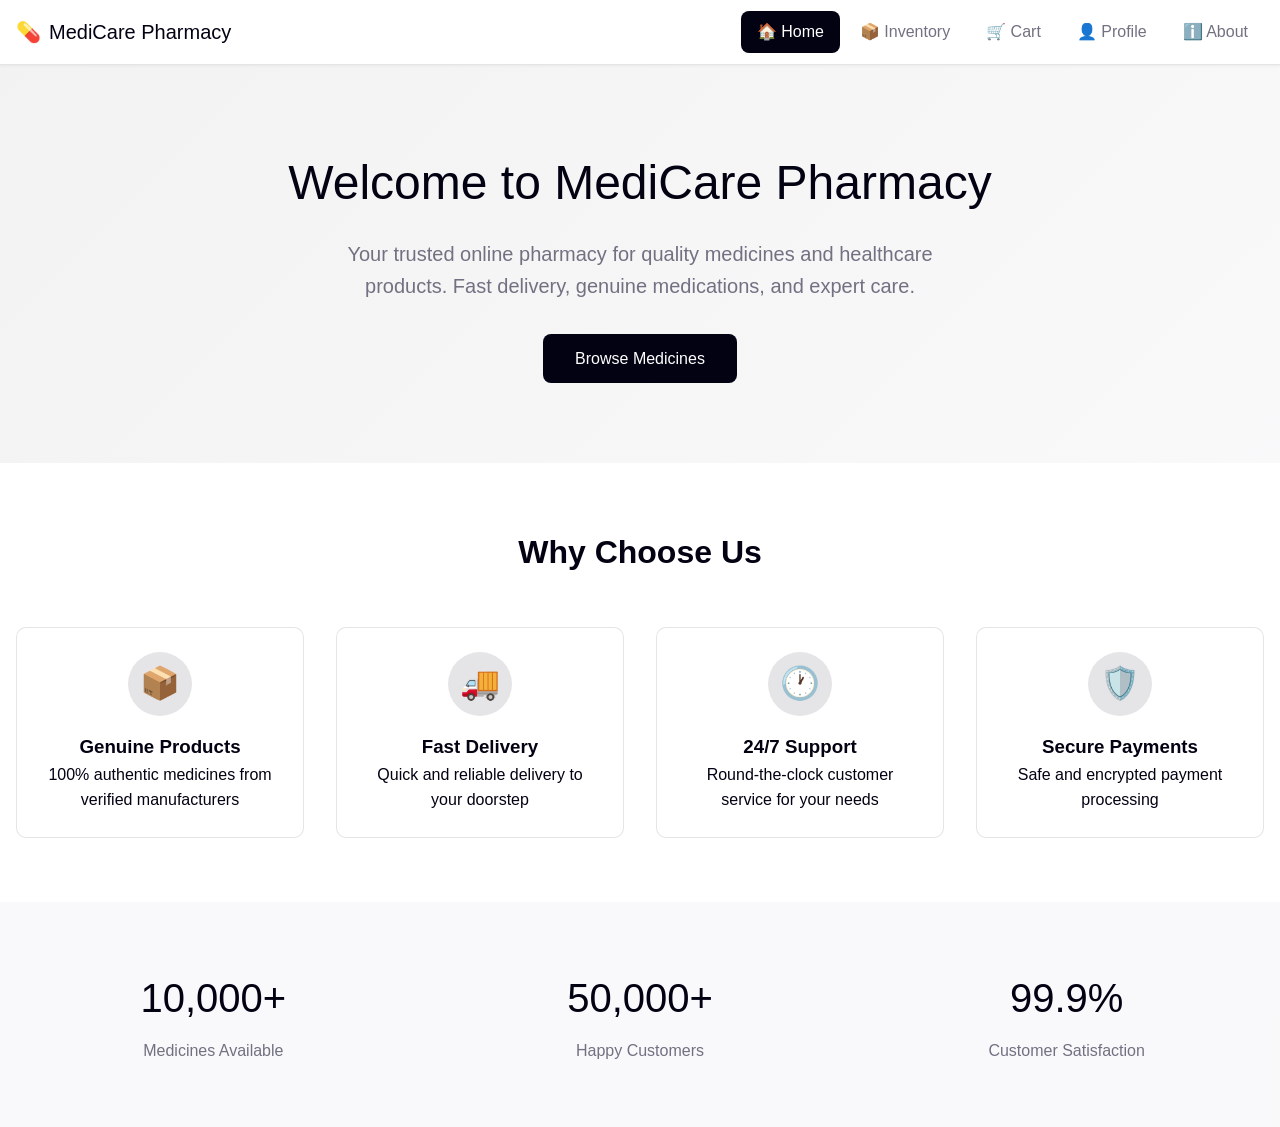
<file: index.html>
<!DOCTYPE html>
<html lang="en">
<head>
    <meta charset="UTF-8">
    <meta name="viewport" content="width=device-width, initial-scale=1.0">
    <title>MediCare Pharmacy - Home</title>
    <link rel="stylesheet" href="style.css">
</head>
<body>
    <nav>
        <div class="nav-container">
            <a href="index.html" class="logo">
                <span>💊</span>
                <span>MediCare Pharmacy</span>
            </a>
            <ul class="nav-links">
                <li><a href="index.html" class="active">🏠 Home</a></li>
                <li><a href="inventory.html">📦 Inventory</a></li>
                <li><a href="cart.html" style="position: relative;">
                    🛒 Cart
                    <span class="cart-badge" id="cartBadge" style="display: none;">0</span>
                </a></li>
                <li><a href="profile.html">👤 Profile</a></li>
                <li><a href="about.html">ℹ️ About</a></li>
            </ul>
        </div>
    </nav>

    <section class="hero">
        <h1>Welcome to MediCare Pharmacy</h1>
        <p>Your trusted online pharmacy for quality medicines and healthcare products. Fast delivery, genuine medications, and expert care.</p>
        <a href="inventory.html" class="btn-primary">Browse Medicines</a>
    </section>

    <section class="features">
        <h2>Why Choose Us</h2>
        <div class="feature-grid">
            <div class="feature-card">
                <div class="feature-icon">📦</div>
                <h3>Genuine Products</h3>
                <p>100% authentic medicines from verified manufacturers</p>
            </div>
            <div class="feature-card">
                <div class="feature-icon">🚚</div>
                <h3>Fast Delivery</h3>
                <p>Quick and reliable delivery to your doorstep</p>
            </div>
            <div class="feature-card">
                <div class="feature-icon">🕐</div>
                <h3>24/7 Support</h3>
                <p>Round-the-clock customer service for your needs</p>
            </div>
            <div class="feature-card">
                <div class="feature-icon">🛡️</div>
                <h3>Secure Payments</h3>
                <p>Safe and encrypted payment processing</p>
            </div>
        </div>
    </section>

    <section class="stats">
        <div class="stats-grid">
            <div>
                <div class="stat-number">10,000+</div>
                <div class="stat-label">Medicines Available</div>
            </div>
            <div>
                <div class="stat-number">50,000+</div>
                <div class="stat-label">Happy Customers</div>
            </div>
            <div>
                <div class="stat-number">99.9%</div>
                <div class="stat-label">Customer Satisfaction</div>
            </div>
        </div>
    </section>

    <script>
        function updateCartBadge() {
            const cart = JSON.parse(localStorage.getItem('medicareCart') || '[]');
            const totalItems = cart.reduce((sum, item) => sum + item.quantity, 0);
            const badge = document.getElementById('cartBadge');
            if (totalItems > 0) {
                badge.textContent = totalItems;
                badge.style.display = 'flex';
            } else {
                badge.style.display = 'none';
            }
        }
        updateCartBadge();
    </script>
</body>
</html>
</file>
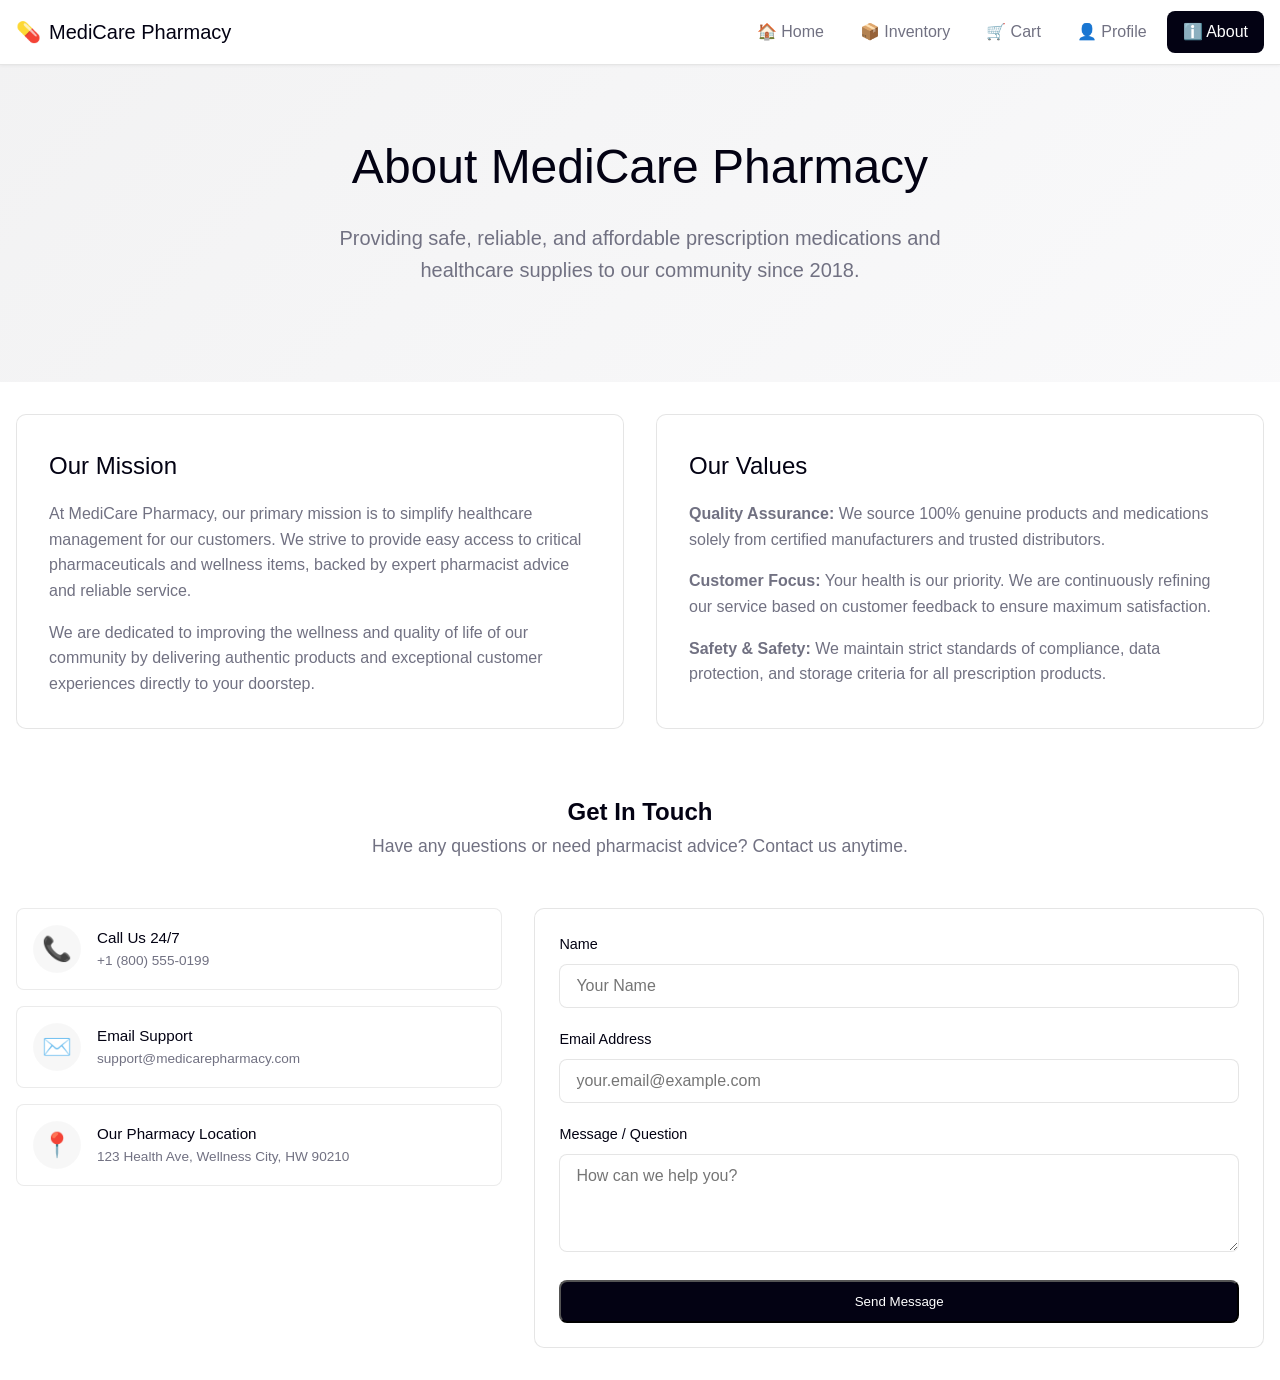
<file: about.html>
<!DOCTYPE html>
<html lang="en">
<head>
    <meta charset="UTF-8">
    <meta name="viewport" content="width=device-width, initial-scale=1.0">
    <title>MediCare Pharmacy - About Us</title>
    <link rel="stylesheet" href="style.css">
</head>
<body>
    <nav>
        <div class="nav-container">
            <a href="index.html" class="logo">
                <span>💊</span>
                <span>MediCare Pharmacy</span>
            </a>
            <ul class="nav-links">
                <li><a href="index.html">🏠 Home</a></li>
                <li><a href="inventory.html">📦 Inventory</a></li>
                <li><a href="cart.html" style="position: relative;">
                    🛒 Cart
                    <span class="cart-badge" id="cartBadge" style="display: none;">0</span>
                </a></li>
                <li><a href="profile.html">👤 Profile</a></li>
                <li><a href="about.html" class="active">ℹ️ About</a></li>
            </ul>
        </div>
    </nav>

    <section class="hero" style="padding: 4rem 1rem;">
        <h1>About MediCare Pharmacy</h1>
        <p>Providing safe, reliable, and affordable prescription medications and healthcare supplies to our community since 2018.</p>
    </section>

    <main class="container">
        <div class="about-grid">
            <div class="about-text-card">
                <h2>Our Mission</h2>
                <p>At MediCare Pharmacy, our primary mission is to simplify healthcare management for our customers. We strive to provide easy access to critical pharmaceuticals and wellness items, backed by expert pharmacist advice and reliable service.</p>
                <p>We are dedicated to improving the wellness and quality of life of our community by delivering authentic products and exceptional customer experiences directly to your doorstep.</p>
            </div>
            <div class="about-text-card">
                <h2>Our Values</h2>
                <p><strong>Quality Assurance:</strong> We source 100% genuine products and medications solely from certified manufacturers and trusted distributors.</p>
                <p><strong>Customer Focus:</strong> Your health is our priority. We are continuously refining our service based on customer feedback to ensure maximum satisfaction.</p>
                <p><strong>Safety & Safety:</strong> We maintain strict standards of compliance, data protection, and storage criteria for all prescription products.</p>
            </div>
        </div>

        <div class="section-header" style="margin-top: 4rem;">
            <h2>Get In Touch</h2>
            <p>Have any questions or need pharmacist advice? Contact us anytime.</p>
        </div>

        <div class="contact-layout">
            <!-- Left Side: Contact Info -->
            <div class="contact-info-panel">
                <div class="contact-info-card">
                    <div class="contact-info-icon">📞</div>
                    <div class="contact-info-text">
                        <h4>Call Us 24/7</h4>
                        <p>+1 (800) 555-0199</p>
                    </div>
                </div>
                <div class="contact-info-card">
                    <div class="contact-info-icon">✉️</div>
                    <div class="contact-info-text">
                        <h4>Email Support</h4>
                        <p>support@medicarepharmacy.com</p>
                    </div>
                </div>
                <div class="contact-info-card">
                    <div class="contact-info-icon">📍</div>
                    <div class="contact-info-text">
                        <h4>Our Pharmacy Location</h4>
                        <p>123 Health Ave, Wellness City, HW 90210</p>
                    </div>
                </div>
            </div>

            <!-- Right Side: Contact Form -->
            <div class="profile-card">
                <form id="contactForm">
                    <div class="form-group">
                        <label for="contactName">Name</label>
                        <input type="text" id="contactName" class="form-control" required placeholder="Your Name">
                    </div>
                    <div class="form-group">
                        <label for="contactEmail">Email Address</label>
                        <input type="email" id="contactEmail" class="form-control" required placeholder="your.email@example.com">
                    </div>
                    <div class="form-group">
                        <label for="contactMessage">Message / Question</label>
                        <textarea id="contactMessage" class="form-control" rows="4" required placeholder="How can we help you?"></textarea>
                    </div>
                    <button type="submit" class="btn-primary btn-block" id="sendMessageBtn">
                        Send Message
                    </button>
                </form>
            </div>
        </div>
    </main>

    <script>
        function updateCartBadge() {
            const cart = JSON.parse(localStorage.getItem('medicareCart') || '[]');
            const totalItems = cart.reduce((sum, item) => sum + item.quantity, 0);
            const badge = document.getElementById('cartBadge');
            if (totalItems > 0) {
                badge.textContent = totalItems;
                badge.style.display = 'flex';
            } else {
                badge.style.display = 'none';
            }
        }

        updateCartBadge();

        // Contact Form Submission Handler
        document.getElementById('contactForm').addEventListener('submit', (e) => {
            e.preventDefault();
            
            const submitBtn = document.getElementById('sendMessageBtn');
            const originalText = submitBtn.textContent;
            submitBtn.textContent = '✅ Message Sent!';
            submitBtn.disabled = true;
            
            // Clear message input
            document.getElementById('contactMessage').value = '';
            
            setTimeout(() => {
                submitBtn.textContent = originalText;
                submitBtn.disabled = false;
            }, 2000);
        });
    </script>
</body>
</html>
</file>
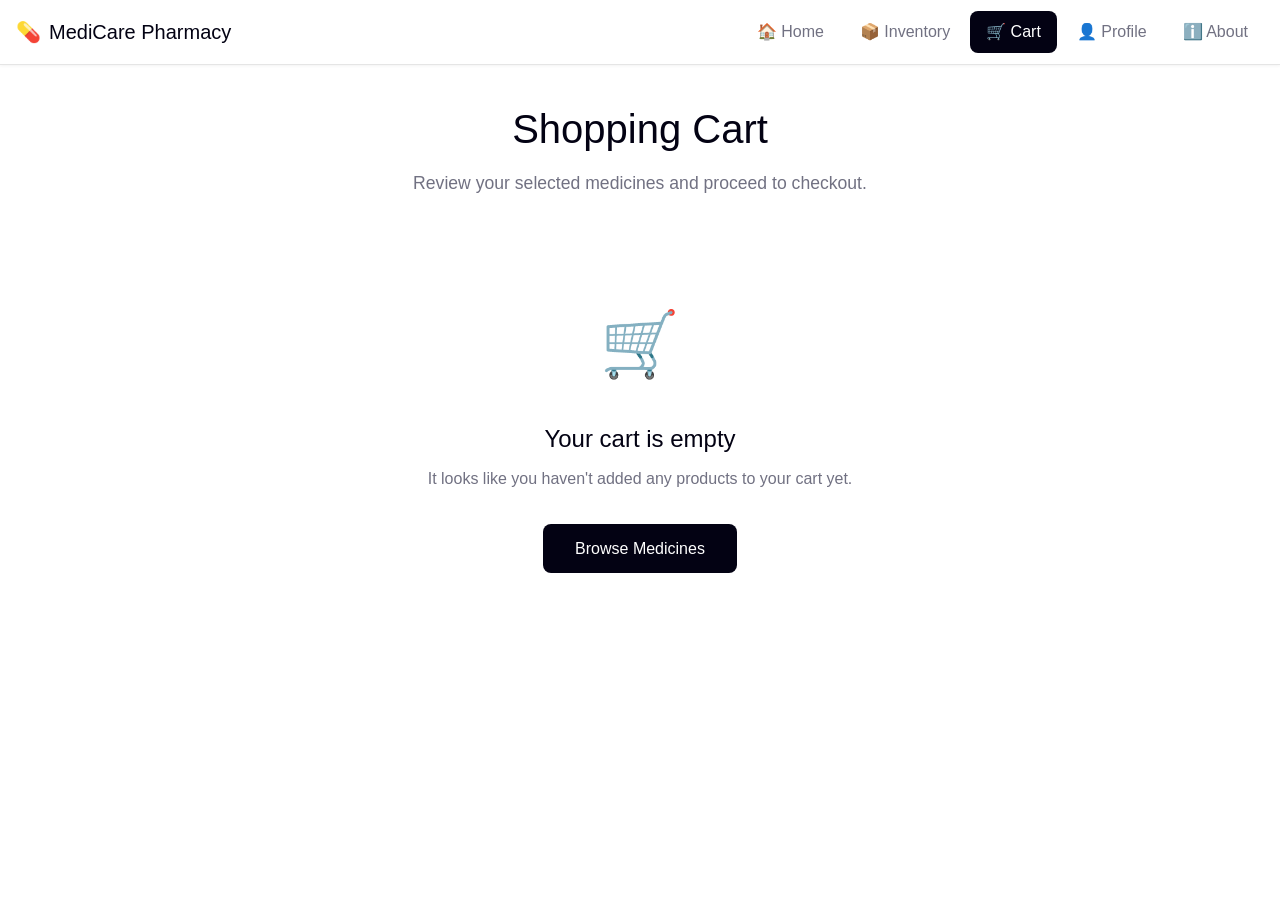
<file: cart.html>
<!DOCTYPE html>
<html lang="en">
<head>
    <meta charset="UTF-8">
    <meta name="viewport" content="width=device-width, initial-scale=1.0">
    <title>MediCare Pharmacy - Cart</title>
    <link rel="stylesheet" href="style.css">
</head>
<body>
    <nav>
        <div class="nav-container">
            <a href="index.html" class="logo">
                <span>💊</span>
                <span>MediCare Pharmacy</span>
            </a>
            <ul class="nav-links">
                <li><a href="index.html">🏠 Home</a></li>
                <li><a href="inventory.html">📦 Inventory</a></li>
                <li><a href="cart.html" class="active" style="position: relative;">
                    🛒 Cart
                    <span class="cart-badge" id="cartBadge" style="display: none;">0</span>
                </a></li>
                <li><a href="profile.html">👤 Profile</a></li>
                <li><a href="about.html">ℹ️ About</a></li>
            </ul>
        </div>
    </nav>

    <main class="container" id="cartMainContent">
        <div class="section-header">
            <h1>Shopping Cart</h1>
            <p>Review your selected medicines and proceed to checkout.</p>
        </div>

        <div class="cart-layout" id="cartLayout">
            <!-- Left Side: Cart Items -->
            <div class="cart-items-container" id="cartItemsList">
                <!-- Items will be dynamically inserted here -->
            </div>

            <!-- Right Side: Order Summary -->
            <div class="summary-card">
                <h3>Order Summary</h3>
                <div class="summary-row">
                    <span>Subtotal</span>
                    <span id="summarySubtotal">$0.00</span>
                </div>
                <div class="summary-row">
                    <span>Shipping</span>
                    <span id="summaryShipping">$0.00</span>
                </div>
                <div class="summary-row">
                    <span>Estimated Tax (8%)</span>
                    <span id="summaryTax">$0.00</span>
                </div>
                <div class="summary-row total">
                    <span>Order Total</span>
                    <span id="summaryTotal">$0.00</span>
                </div>
                <button class="btn-primary checkout-btn" onclick="handleCheckout()">
                    Place Order
                </button>
            </div>
        </div>

        <!-- Empty Cart View (Hidden by default) -->
        <div class="empty-cart-view" id="emptyCartView" style="display: none;">
            <div class="empty-cart-icon">🛒</div>
            <h3>Your cart is empty</h3>
            <p>It looks like you haven't added any products to your cart yet.</p>
            <a href="inventory.html" class="btn-primary">Browse Medicines</a>
        </div>

        <!-- Order Success View (Hidden by default) -->
        <div class="empty-cart-view" id="successView" style="display: none;">
            <div class="empty-cart-icon">🎉</div>
            <h3>Order Placed Successfully!</h3>
            <p id="successMessage">Thank you for your purchase. Your order has been received and is being processed.</p>
            <div style="display: flex; justify-content: center; gap: 1rem; margin-top: 1rem;">
                <a href="inventory.html" class="btn-secondary">Keep Shopping</a>
                <a href="profile.html" class="btn-primary">View Orders</a>
            </div>
        </div>
    </main>

    <script>
        function updateCartBadge() {
            const cart = JSON.parse(localStorage.getItem('medicareCart') || '[]');
            const totalItems = cart.reduce((sum, item) => sum + item.quantity, 0);
            const badge = document.getElementById('cartBadge');
            if (totalItems > 0) {
                badge.textContent = totalItems;
                badge.style.display = 'flex';
            } else {
                badge.style.display = 'none';
            }
        }

        function loadCart() {
            const cart = JSON.parse(localStorage.getItem('medicareCart') || '[]');
            const cartLayout = document.getElementById('cartLayout');
            const emptyCartView = document.getElementById('emptyCartView');
            const cartItemsList = document.getElementById('cartItemsList');

            if (cart.length === 0) {
                cartLayout.style.display = 'none';
                emptyCartView.style.display = 'block';
                return;
            }

            cartLayout.style.display = 'grid';
            emptyCartView.style.display = 'none';
            cartItemsList.innerHTML = '';

            let subtotal = 0;

            cart.forEach(item => {
                const itemTotal = item.price * item.quantity;
                subtotal += itemTotal;

                const itemHTML = `
                    <div class="cart-item">
                        <div class="cart-item-icon">${item.icon}</div>
                        <div class="cart-item-details">
                            <h4>${item.name}</h4>
                            <p>${item.category}</p>
                        </div>
                        <div class="cart-item-quantity">
                            <button class="quantity-btn" onclick="updateQuantity('${item.id}', -1)">-</button>
                            <span class="quantity-val">${item.quantity}</span>
                            <button class="quantity-btn" onclick="updateQuantity('${item.id}', 1)">+</button>
                        </div>
                        <div class="cart-item-price-remove">
                            <span class="cart-item-price">$${itemTotal.toFixed(2)}</span>
                            <button class="cart-item-remove" onclick="removeItem('${item.id}')">Remove</button>
                        </div>
                    </div>
                `;
                cartItemsList.insertAdjacentHTML('beforeend', itemHTML);
            });

            // Calculate summaries
            const shipping = subtotal > 20 ? 0.00 : 5.00; // Free shipping over $20
            const tax = subtotal * 0.08;
            const total = subtotal + shipping + tax;

            document.getElementById('summarySubtotal').textContent = `$${subtotal.toFixed(2)}`;
            document.getElementById('summaryShipping').textContent = shipping === 0 ? 'Free' : `$${shipping.toFixed(2)}`;
            document.getElementById('summaryTax').textContent = `$${tax.toFixed(2)}`;
            document.getElementById('summaryTotal').textContent = `$${total.toFixed(2)}`;
        }

        function updateQuantity(id, change) {
            let cart = JSON.parse(localStorage.getItem('medicareCart') || '[]');
            const item = cart.find(item => item.id === id);

            if (item) {
                item.quantity += change;
                if (item.quantity <= 0) {
                    cart = cart.filter(item => item.id !== id);
                }
            }

            localStorage.setItem('medicareCart', JSON.stringify(cart));
            updateCartBadge();
            loadCart();
        }

        function removeItem(id) {
            let cart = JSON.parse(localStorage.getItem('medicareCart') || '[]');
            cart = cart.filter(item => item.id !== id);
            localStorage.setItem('medicareCart', JSON.stringify(cart));
            updateCartBadge();
            loadCart();
        }

        function handleCheckout() {
            const cart = JSON.parse(localStorage.getItem('medicareCart') || '[]');
            if (cart.length === 0) return;

            let subtotal = cart.reduce((sum, item) => sum + (item.price * item.quantity), 0);
            const shipping = subtotal > 20 ? 0.00 : 5.00;
            const tax = subtotal * 0.08;
            const total = subtotal + shipping + tax;

            // Generate order history entry
            const orderId = '#' + Math.floor(100000 + Math.random() * 900000);
            const today = new Date().toLocaleDateString('en-US', {
                year: 'numeric',
                month: 'short',
                day: 'numeric'
            });

            const newOrder = {
                id: orderId,
                date: today,
                total: `$${total.toFixed(2)}`,
                status: 'Processing',
                itemCount: cart.reduce((sum, item) => sum + item.quantity, 0)
            };

            const orderHistory = JSON.parse(localStorage.getItem('medicareOrderHistory') || '[]');
            orderHistory.unshift(newOrder); // Add to the top of list
            localStorage.setItem('medicareOrderHistory', JSON.stringify(orderHistory));

            // Clear Cart
            localStorage.removeItem('medicareCart');
            updateCartBadge();

            // Render Success view
            document.getElementById('cartLayout').style.display = 'none';
            document.getElementById('emptyCartView').style.display = 'none';
            document.getElementById('successMessage').textContent = `Thank you for your purchase. Order ${orderId} has been successfully created.`;
            document.getElementById('successView').style.display = 'block';
        }

        // Initialize Page
        updateCartBadge();
        loadCart();
    </script>
</body>
</html>
</file>
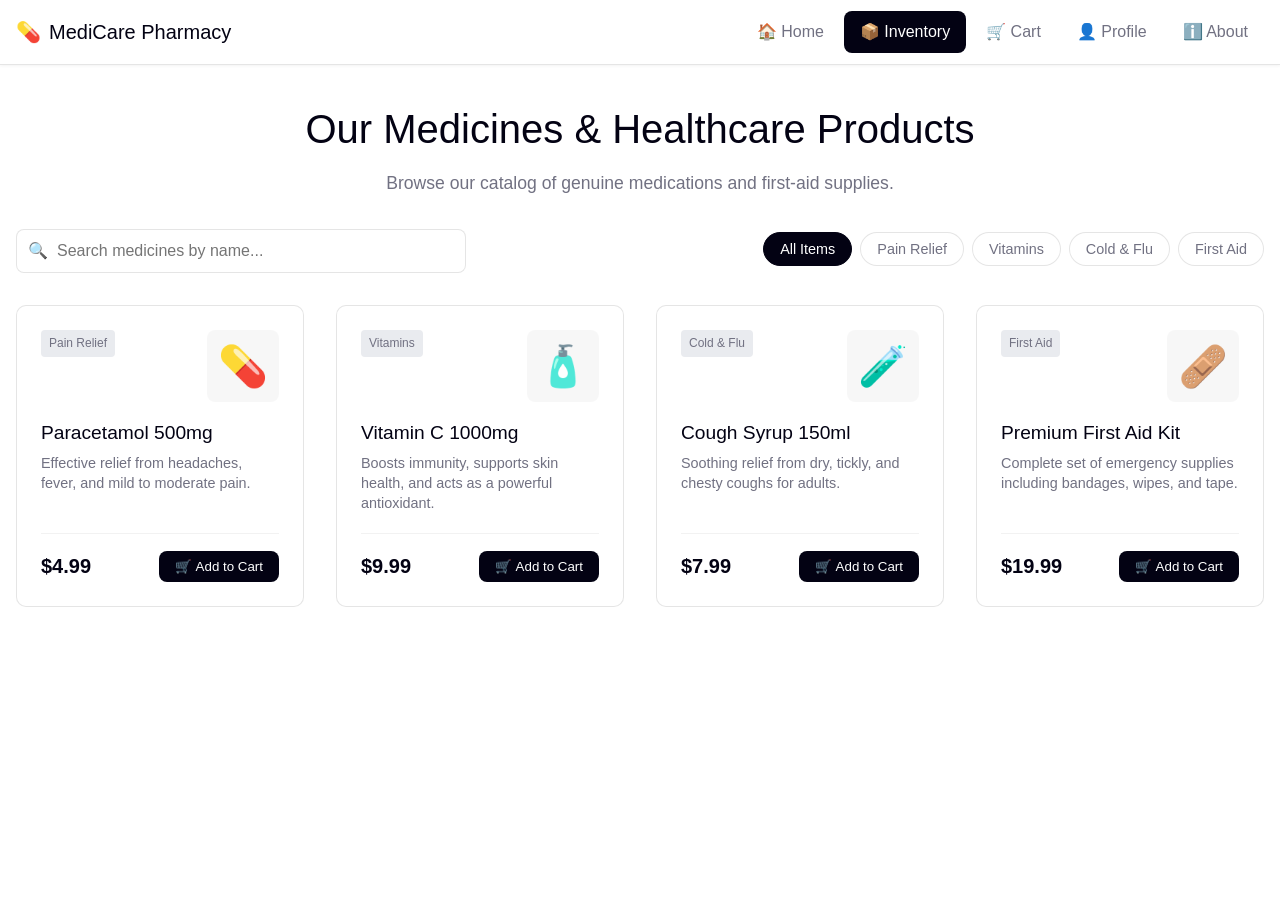
<file: inventory.html>
<!DOCTYPE html>
<html lang="en">
<head>
    <meta charset="UTF-8">
    <meta name="viewport" content="width=device-width, initial-scale=1.0">
    <title>MediCare Pharmacy - Inventory</title>
    <link rel="stylesheet" href="style.css">
</head>
<body>
    <nav>
        <div class="nav-container">
            <a href="index.html" class="logo">
                <span>💊</span>
                <span>MediCare Pharmacy</span>
            </a>
            <ul class="nav-links">
                <li><a href="index.html">🏠 Home</a></li>
                <li><a href="inventory.html" class="active">📦 Inventory</a></li>
                <li><a href="cart.html" style="position: relative;">
                    🛒 Cart
                    <span class="cart-badge" id="cartBadge" style="display: none;">0</span>
                </a></li>
                <li><a href="profile.html">👤 Profile</a></li>
                <li><a href="about.html">ℹ️ About</a></li>
            </ul>
        </div>
    </nav>

    <main class="container">
        <div class="section-header">
            <h1>Our Medicines & Healthcare Products</h1>
            <p>Browse our catalog of genuine medications and first-aid supplies.</p>
        </div>

        <div class="search-filter-container">
            <div class="search-box">
                <input type="text" id="searchInput" class="form-control" placeholder="Search medicines by name...">
            </div>
            <div class="filter-buttons">
                <button class="filter-btn active" data-category="all">All Items</button>
                <button class="filter-btn" data-category="Pain Relief">Pain Relief</button>
                <button class="filter-btn" data-category="Vitamins">Vitamins</button>
                <button class="filter-btn" data-category="Cold & Flu">Cold & Flu</button>
                <button class="filter-btn" data-category="First Aid">First Aid</button>
            </div>
        </div>

        <div class="products-grid" id="productsGrid">
            <!-- Product Card 1 -->
            <div class="product-card" data-name="paracetamol" data-category="Pain Relief">
                <div class="product-header">
                    <span class="badge">Pain Relief</span>
                    <div class="product-icon">💊</div>
                </div>
                <div class="product-info">
                    <h3>Paracetamol 500mg</h3>
                    <p>Effective relief from headaches, fever, and mild to moderate pain.</p>
                </div>
                <div class="product-footer">
                    <span class="product-price">$4.99</span>
                    <button onclick="addToCart('p1', 'Paracetamol 500mg', 4.99, '💊', 'Pain Relief')">
                        <span>🛒</span> Add to Cart
                    </button>
                </div>
            </div>

            <!-- Product Card 2 -->
            <div class="product-card" data-name="vitamin c" data-category="Vitamins">
                <div class="product-header">
                    <span class="badge">Vitamins</span>
                    <div class="product-icon">🧴</div>
                </div>
                <div class="product-info">
                    <h3>Vitamin C 1000mg</h3>
                    <p>Boosts immunity, supports skin health, and acts as a powerful antioxidant.</p>
                </div>
                <div class="product-footer">
                    <span class="product-price">$9.99</span>
                    <button onclick="addToCart('p3', 'Vitamin C 1000mg', 9.99, '🧴', 'Vitamins')">
                        <span>🛒</span> Add to Cart
                    </button>
                </div>
            </div>

            <!-- Product Card 3 -->
            <div class="product-card" data-name="cough syrup" data-category="Cold & Flu">
                <div class="product-header">
                    <span class="badge">Cold & Flu</span>
                    <div class="product-icon">🧪</div>
                </div>
                <div class="product-info">
                    <h3>Cough Syrup 150ml</h3>
                    <p>Soothing relief from dry, tickly, and chesty coughs for adults.</p>
                </div>
                <div class="product-footer">
                    <span class="product-price">$7.99</span>
                    <button onclick="addToCart('p5', 'Cough Syrup 150ml', 7.99, '🧪', 'Cold & Flu')">
                        <span>🛒</span> Add to Cart
                    </button>
                </div>
            </div>

            <!-- Product Card 4 -->
            <div class="product-card" data-name="first aid kit" data-category="First Aid">
                <div class="product-header">
                    <span class="badge">First Aid</span>
                    <div class="product-icon">🩹</div>
                </div>
                <div class="product-info">
                    <h3>Premium First Aid Kit</h3>
                    <p>Complete set of emergency supplies including bandages, wipes, and tape.</p>
                </div>
                <div class="product-footer">
                    <span class="product-price">$19.99</span>
                    <button onclick="addToCart('p7', 'Premium First Aid Kit', 19.99, '🩹', 'First Aid')">
                        <span>🛒</span> Add to Cart
                    </button>
                </div>
            </div>
        </div>
    </main>

    <script>
        // Update Cart Badge on load
        function updateCartBadge() {
            const cart = JSON.parse(localStorage.getItem('medicareCart') || '[]');
            const totalItems = cart.reduce((sum, item) => sum + item.quantity, 0);
            const badge = document.getElementById('cartBadge');
            if (totalItems > 0) {
                badge.textContent = totalItems;
                badge.style.display = 'flex';
            } else {
                badge.style.display = 'none';
            }
        }
        
        updateCartBadge();

        // Add Product to localStorage Cart
        function addToCart(id, name, price, icon, category) {
            const cart = JSON.parse(localStorage.getItem('medicareCart') || '[]');
            const existingItem = cart.find(item => item.id === id);
            
            if (existingItem) {
                existingItem.quantity += 1;
            } else {
                cart.push({
                    id: id,
                    name: name,
                    price: price,
                    icon: icon,
                    category: category,
                    quantity: 1
                });
            }
            
            localStorage.setItem('medicareCart', JSON.stringify(cart));
            updateCartBadge();
            
            // Visual feedback without complex animations
            const eventTarget = window.event ? window.event.currentTarget : null;
            if (eventTarget) {
                const originalText = eventTarget.innerHTML;
                eventTarget.innerHTML = '✅ Added!';
                eventTarget.disabled = true;
                setTimeout(() => {
                    eventTarget.innerHTML = originalText;
                    eventTarget.disabled = false;
                }, 1000);
            }
        }

        // Search and Category Filtering Logic
        const searchInput = document.getElementById('searchInput');
        const filterButtons = document.querySelectorAll('.filter-btn');
        const productCards = document.querySelectorAll('.product-card');

        let activeCategory = 'all';
        let searchQuery = '';

        function filterProducts() {
            productCards.forEach(card => {
                const name = card.getAttribute('data-name');
                const category = card.getAttribute('data-category');
                
                const matchesSearch = name.includes(searchQuery.toLowerCase());
                const matchesCategory = activeCategory === 'all' || category === activeCategory;
                
                if (matchesSearch && matchesCategory) {
                    card.style.display = 'flex';
                } else {
                    card.style.display = 'none';
                }
            });
        }

        searchInput.addEventListener('input', (e) => {
            searchQuery = e.target.value;
            filterProducts();
        });

        filterButtons.forEach(btn => {
            btn.addEventListener('click', (e) => {
                filterButtons.forEach(b => b.classList.remove('active'));
                btn.classList.add('active');
                activeCategory = btn.getAttribute('data-category');
                filterProducts();
            });
        });
    </script>
</body>
</html>
</file>
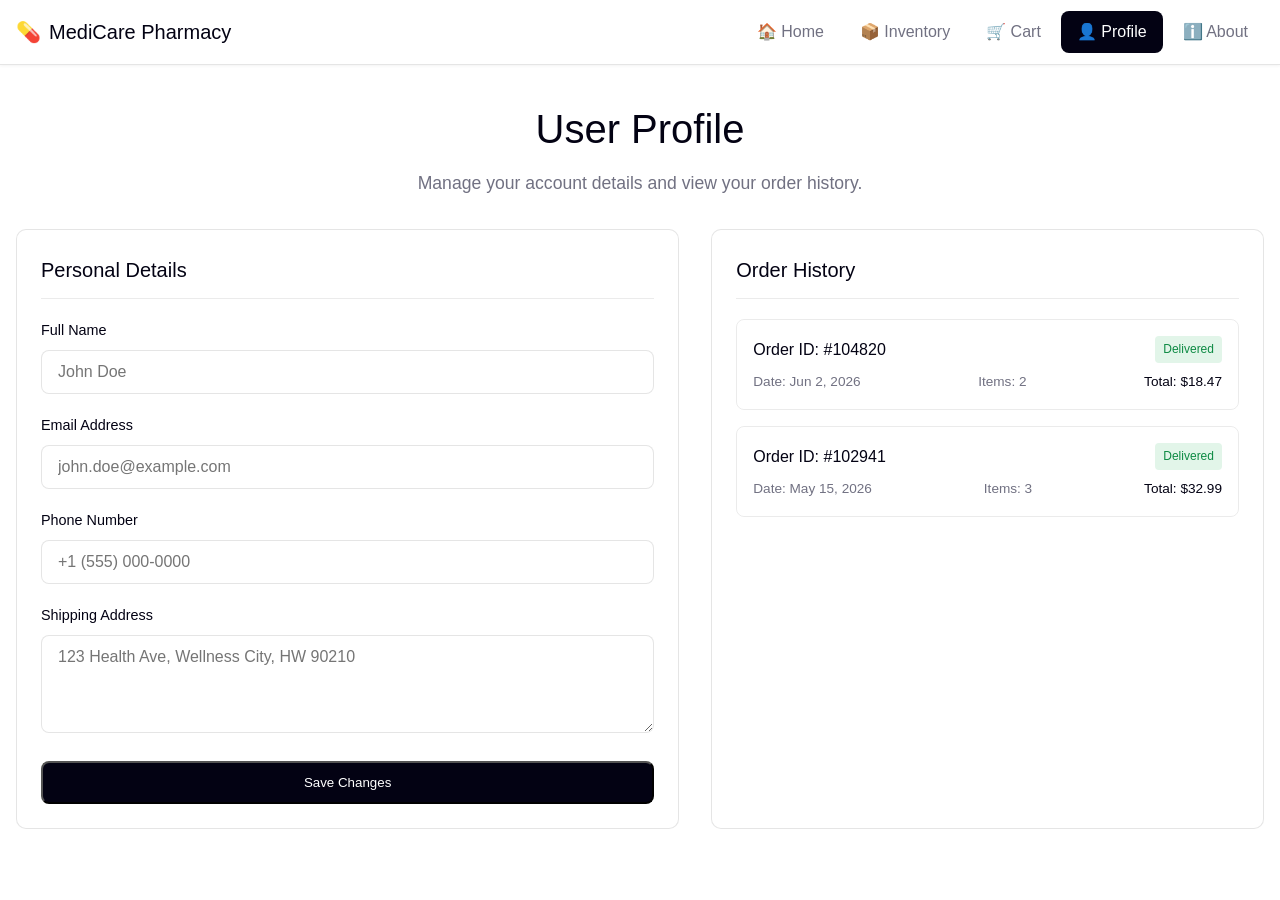
<file: profile.html>
<!DOCTYPE html>
<html lang="en">
<head>
    <meta charset="UTF-8">
    <meta name="viewport" content="width=device-width, initial-scale=1.0">
    <title>MediCare Pharmacy - Profile</title>
    <link rel="stylesheet" href="style.css">
</head>
<body>
    <nav>
        <div class="nav-container">
            <a href="index.html" class="logo">
                <span>💊</span>
                <span>MediCare Pharmacy</span>
            </a>
            <ul class="nav-links">
                <li><a href="index.html">🏠 Home</a></li>
                <li><a href="inventory.html">📦 Inventory</a></li>
                <li><a href="cart.html" style="position: relative;">
                    🛒 Cart
                    <span class="cart-badge" id="cartBadge" style="display: none;">0</span>
                </a></li>
                <li><a href="profile.html" class="active">👤 Profile</a></li>
                <li><a href="about.html">ℹ️ About</a></li>
            </ul>
        </div>
    </nav>

    <main class="container">
        <div class="section-header">
            <h1>User Profile</h1>
            <p>Manage your account details and view your order history.</p>
        </div>

        <div class="profile-layout">
            <!-- Left Side: Profile Form -->
            <div class="profile-card">
                <h3>Personal Details</h3>
                <form id="profileForm">
                    <div class="form-group">
                        <label for="profileName">Full Name</label>
                        <input type="text" id="profileName" class="form-control" required placeholder="John Doe">
                    </div>
                    <div class="form-group">
                        <label for="profileEmail">Email Address</label>
                        <input type="email" id="profileEmail" class="form-control" required placeholder="john.doe@example.com">
                    </div>
                    <div class="form-group">
                        <label for="profilePhone">Phone Number</label>
                        <input type="tel" id="profilePhone" class="form-control" required placeholder="+1 (555) 000-0000">
                    </div>
                    <div class="form-group">
                        <label for="profileAddress">Shipping Address</label>
                        <textarea id="profileAddress" class="form-control" rows="4" required placeholder="123 Health Ave, Wellness City, HW 90210"></textarea>
                    </div>
                    <button type="submit" class="btn-primary btn-block" id="saveProfileBtn">
                        Save Changes
                    </button>
                </form>
            </div>

            <!-- Right Side: Order History -->
            <div class="profile-card">
                <h3>Order History</h3>
                <div class="order-history-list" id="orderHistoryList">
                    <!-- Order cards will be dynamically inserted here -->
                </div>
            </div>
        </div>
    </main>

    <script>
        function updateCartBadge() {
            const cart = JSON.parse(localStorage.getItem('medicareCart') || '[]');
            const totalItems = cart.reduce((sum, item) => sum + item.quantity, 0);
            const badge = document.getElementById('cartBadge');
            if (totalItems > 0) {
                badge.textContent = totalItems;
                badge.style.display = 'flex';
            } else {
                badge.style.display = 'none';
            }
        }

        // Load profile info from localStorage
        function loadProfile() {
            const profile = JSON.parse(localStorage.getItem('medicareProfile') || '{}');
            
            document.getElementById('profileName').value = profile.name || '';
            document.getElementById('profileEmail').value = profile.email || '';
            document.getElementById('profilePhone').value = profile.phone || '';
            document.getElementById('profileAddress').value = profile.address || '';
        }

        // Save profile info to localStorage
        document.getElementById('profileForm').addEventListener('submit', (e) => {
            e.preventDefault();
            
            const profile = {
                name: document.getElementById('profileName').value,
                email: document.getElementById('profileEmail').value,
                phone: document.getElementById('profilePhone').value,
                address: document.getElementById('profileAddress').value
            };

            localStorage.setItem('medicareProfile', JSON.stringify(profile));
            
            // Show save feedback
            const saveBtn = document.getElementById('saveProfileBtn');
            const originalText = saveBtn.textContent;
            saveBtn.textContent = '✅ Profile Details Saved!';
            saveBtn.disabled = true;
            
            setTimeout(() => {
                saveBtn.textContent = originalText;
                saveBtn.disabled = false;
            }, 1500);
        });

        // Load order history from localStorage with initial default mock seed data
        function loadOrders() {
            let orderHistory = localStorage.getItem('medicareOrderHistory');
            
            // Seed initial order data if history is completely empty
            if (orderHistory === null) {
                const seedOrders = [
                    {
                        id: '#104820',
                        date: 'Jun 2, 2026',
                        total: '$18.47',
                        status: 'Delivered',
                        itemCount: 2
                    },
                    {
                        id: '#102941',
                        date: 'May 15, 2026',
                        total: '$32.99',
                        status: 'Delivered',
                        itemCount: 3
                    }
                ];
                localStorage.setItem('medicareOrderHistory', JSON.stringify(seedOrders));
                orderHistory = JSON.stringify(seedOrders);
            }

            const orders = JSON.parse(orderHistory);
            const listContainer = document.getElementById('orderHistoryList');

            if (orders.length === 0) {
                listContainer.innerHTML = '<p style="color: #717182; text-align: center; padding: 2rem 0;">No orders placed yet.</p>';
                return;
            }

            listContainer.innerHTML = '';
            orders.forEach(order => {
                const statusClass = order.status === 'Delivered' ? 'badge-success' : 'badge-warning';
                
                const cardHTML = `
                    <div class="order-card">
                        <div class="order-card-header">
                            <span>Order ID: ${order.id}</span>
                            <span class="badge ${statusClass}">${order.status}</span>
                        </div>
                        <div class="order-card-details">
                            <span>Date: ${order.date}</span>
                            <span>Items: ${order.itemCount}</span>
                            <span style="font-weight: 500; color: #030213;">Total: ${order.total}</span>
                        </div>
                    </div>
                `;
                listContainer.insertAdjacentHTML('beforeend', cardHTML);
            });
        }

        // Initialize Page
        updateCartBadge();
        loadProfile();
        loadOrders();
    </script>
</body>
</html>
</file>
<file: style.css>
*{
            margin: 0;
            padding: 0;
            box-sizing: border-box;
        }

        body {
            font-family: -apple-system, BlinkMacSystemFont, 'Segoe UI', Roboto, Oxygen, Ubuntu, Cantarell, sans-serif;
            line-height: 1.6;
            color: #030213;
            background-color: #ffffff;
        }

        nav {
            background: #fff;
            border-bottom: 1px solid rgba(0, 0, 0, 0.1);
            position: sticky;
            top: 0;
            z-index: 100;
            box-shadow: 0 1px 3px rgba(0, 0, 0, 0.05);
        }

        .nav-container {
            max-width: 1280px;
            margin: 0 auto;
            padding: 0 1rem;
            display: flex;
            justify-content: space-between;
            align-items: center;
            height: 64px;
        }

        .logo {
            display: flex;
            align-items: center;
            gap: 0.5rem;
            font-size: 1.25rem;
            font-weight: 500;
            color: #030213;
            text-decoration: none;
        }

        .nav-links {
            display: flex;
            gap: 0.25rem;
            list-style: none;
        }

        .nav-links a {
            display: flex;
            align-items: center;
            gap: 0.5rem;
            padding: 0.5rem 1rem;
            border-radius: 0.5rem;
            text-decoration: none;
            color: #717182;
            transition: all 0.2s;
        }

        .nav-links a:hover {
            background: #e9ebef;
            color: #030213;
        }

        .nav-links a.active {
            background: #030213;
            color: #fff;
        }

        .cart-badge {
            position: absolute;
            top: -4px;
            right: -4px;
            background: #d4183d;
            color: white;
            border-radius: 50%;
            width: 20px;
            height: 20px;
            display: flex;
            align-items: center;
            justify-content: center;
            font-size: 0.75rem;
        }

        .hero {
            background: linear-gradient(135deg, rgba(3, 2, 19, 0.05) 0%, rgba(236, 236, 240, 0.3) 100%);
            padding: 5rem 1rem;
            text-align: center;
        }

        .hero h1 {
            font-size: 3rem;
            font-weight: 500;
            margin-bottom: 1rem;
        }

        .hero p {
            font-size: 1.25rem;
            color: #717182;
            max-width: 42rem;
            margin: 0 auto 2rem;
        }

        .btn-primary {
            background: #030213;
            color: white;
            padding: 0.75rem 2rem;
            border-radius: 0.5rem;
            text-decoration: none;
            display: inline-block;
            transition: opacity 0.2s;
        }

        .btn-primary:hover {
            opacity: 0.9;
        }

        .features {
            max-width: 1280px;
            margin: 4rem auto;
            padding: 0 1rem;
        }

        .features h2 {
            font-size: 2rem;
            text-align: center;
            margin-bottom: 3rem;
        }

        .feature-grid {
            display: grid;
            grid-template-columns: repeat(auto-fit, minmax(250px, 1fr));
            gap: 2rem;
        }

        .feature-card {
            background: white;
            border: 1px solid rgba(0, 0, 0, 0.1);
            border-radius: 0.625rem;
            padding: 1.5rem;
            text-align: center;
            transition: box-shadow 0.2s;
        }

        .feature-card:hover {
            box-shadow: 0 4px 12px rgba(0, 0, 0, 0.1);
        }

        .feature-icon {
            width: 4rem;
            height: 4rem;
            background: rgba(3, 2, 19, 0.1);
            border-radius: 50%;
            display: flex;
            align-items: center;
            justify-content: center;
            margin: 0 auto 1rem;
            font-size: 2rem;
        }

        .stats {
            background: rgba(236, 236, 240, 0.3);
            padding: 4rem 1rem;
            margin-top: 2rem;
        }

        .stats-grid {
            max-width: 1280px;
            margin: 0 auto;
            display: grid;
            grid-template-columns: repeat(auto-fit, minmax(250px, 1fr));
            gap: 2rem;
            text-align: center;
        }

        .stat-number {
            font-size: 2.5rem;
            font-weight: 500;
            margin-bottom: 0.5rem;
        }

        .stat-label {
            color: #717182;
        }

        /* General layout utilities */
        .container {
            max-width: 1280px;
            margin: 2rem auto;
            padding: 0 1rem;
        }

        .section-header {
            margin-bottom: 2rem;
            text-align: center;
        }

        .section-header h1 {
            font-size: 2.5rem;
            font-weight: 500;
            margin-bottom: 0.5rem;
        }

        .section-header p {
            color: #717182;
            font-size: 1.1rem;
        }

        /* Forms and Buttons */
        .form-group {
            margin-bottom: 1.25rem;
        }

        .form-group label {
            display: block;
            margin-bottom: 0.5rem;
            font-weight: 500;
            font-size: 0.9rem;
            color: #030213;
        }

        .form-control {
            width: 100%;
            padding: 0.75rem 1rem;
            border: 1px solid rgba(0, 0, 0, 0.1);
            border-radius: 0.5rem;
            font-family: inherit;
            font-size: 1rem;
            color: #030213;
            outline: none;
            transition: border-color 0.2s;
        }

        .form-control:focus {
            border-color: #030213;
        }

        .btn-secondary {
            background: #fff;
            color: #030213;
            border: 1px solid rgba(0, 0, 0, 0.15);
            padding: 0.75rem 2rem;
            border-radius: 0.5rem;
            text-decoration: none;
            display: inline-block;
            cursor: pointer;
            font-family: inherit;
            font-size: 1rem;
            font-weight: 500;
            transition: all 0.2s;
        }

        .btn-secondary:hover {
            background: #e9ebef;
        }

        .btn-block {
            display: block;
            width: 100%;
            text-align: center;
        }

        /* Badge component */
        .badge {
            display: inline-block;
            padding: 0.25rem 0.5rem;
            font-size: 0.75rem;
            font-weight: 500;
            border-radius: 0.25rem;
            background: #e9ebef;
            color: #717182;
        }

        .badge-success {
            background: #e2f5e9;
            color: #0d8a43;
        }

        .badge-warning {
            background: #fff3e0;
            color: #f57c00;
        }

        /* Search & Filter section */
        .search-filter-container {
            display: flex;
            flex-direction: column;
            gap: 1rem;
            margin-bottom: 2rem;
        }

        @media (min-width: 768px) {
            .search-filter-container {
                flex-direction: row;
                justify-content: space-between;
                align-items: center;
            }
        }

        .search-box {
            position: relative;
            flex-grow: 1;
            max-width: 450px;
            width: 100%;
        }

        .search-box input {
            padding-left: 2.5rem;
        }

        .search-box::before {
            content: "🔍";
            position: absolute;
            left: 0.75rem;
            top: 50%;
            transform: translateY(-50%);
            color: #717182;
            font-size: 1rem;
        }

        .filter-buttons {
            display: flex;
            gap: 0.5rem;
            overflow-x: auto;
            padding-bottom: 0.25rem;
            width: 100%;
        }

        @media (min-width: 768px) {
            .filter-buttons {
                width: auto;
            }
        }

        .filter-btn {
            background: #fff;
            color: #717182;
            border: 1px solid rgba(0, 0, 0, 0.1);
            padding: 0.5rem 1rem;
            border-radius: 2rem;
            font-family: inherit;
            font-size: 0.9rem;
            font-weight: 500;
            cursor: pointer;
            white-space: nowrap;
            transition: all 0.2s;
        }

        .filter-btn:hover {
            background: #e9ebef;
            color: #030213;
        }

        .filter-btn.active {
            background: #030213;
            color: #fff;
            border-color: #030213;
        }

        /* Product Cards */
        .products-grid {
            display: grid;
            grid-template-columns: repeat(auto-fill, minmax(260px, 1fr));
            gap: 2rem;
        }

        .product-card {
            background: white;
            border: 1px solid rgba(0, 0, 0, 0.1);
            border-radius: 0.625rem;
            padding: 1.5rem;
            display: flex;
            flex-direction: column;
            justify-content: space-between;
            transition: box-shadow 0.2s;
        }

        .product-card:hover {
            box-shadow: 0 4px 12px rgba(0, 0, 0, 0.08);
        }

        .product-header {
            display: flex;
            justify-content: space-between;
            align-items: start;
            margin-bottom: 1rem;
        }

        .product-icon {
            font-size: 2.5rem;
            width: 4.5rem;
            height: 4.5rem;
            background: rgba(3, 2, 19, 0.03);
            border-radius: 0.5rem;
            display: flex;
            align-items: center;
            justify-content: center;
        }

        .product-info h3 {
            font-size: 1.2rem;
            font-weight: 500;
            margin-bottom: 0.25rem;
            color: #030213;
        }

        .product-info p {
            color: #717182;
            font-size: 0.9rem;
            margin-bottom: 1.25rem;
            line-height: 1.4;
        }

        .product-footer {
            display: flex;
            justify-content: space-between;
            align-items: center;
            margin-top: auto;
            padding-top: 1rem;
            border-top: 1px solid rgba(0, 0, 0, 0.05);
        }

        .product-price {
            font-size: 1.25rem;
            font-weight: 600;
            color: #030213;
        }

        .product-card button {
            background: #030213;
            color: white;
            border: none;
            padding: 0.5rem 1rem;
            border-radius: 0.5rem;
            font-family: inherit;
            font-weight: 500;
            cursor: pointer;
            display: flex;
            align-items: center;
            gap: 0.25rem;
            transition: opacity 0.2s;
        }

        .product-card button:hover {
            opacity: 0.9;
        }

        /* Cart Split Layout */
        .cart-layout {
            display: grid;
            grid-template-columns: 1fr;
            gap: 2rem;
        }

        @media (min-width: 992px) {
            .cart-layout {
                grid-template-columns: 2fr 1fr;
            }
        }

        .cart-items-container {
            background: white;
            border: 1px solid rgba(0, 0, 0, 0.1);
            border-radius: 0.625rem;
            padding: 1.5rem;
        }

        .cart-item {
            display: flex;
            align-items: center;
            padding: 1rem 0;
            border-bottom: 1px solid rgba(0, 0, 0, 0.08);
            gap: 1rem;
        }

        .cart-item:last-child {
            border-bottom: none;
            padding-bottom: 0;
        }

        .cart-item:first-child {
            padding-top: 0;
        }

        .cart-item-icon {
            font-size: 2rem;
            width: 3.5rem;
            height: 3.5rem;
            background: rgba(3, 2, 19, 0.03);
            border-radius: 0.5rem;
            display: flex;
            align-items: center;
            justify-content: center;
            flex-shrink: 0;
        }

        .cart-item-details {
            flex-grow: 1;
        }

        .cart-item-details h4 {
            font-size: 1.05rem;
            font-weight: 500;
            margin-bottom: 0.1rem;
        }

        .cart-item-details p {
            font-size: 0.85rem;
            color: #717182;
        }

        .cart-item-quantity {
            display: flex;
            align-items: center;
            gap: 0.5rem;
            border: 1px solid rgba(0, 0, 0, 0.1);
            border-radius: 0.5rem;
            padding: 0.25rem;
        }

        .quantity-btn {
            background: transparent;
            border: none;
            width: 24px;
            height: 24px;
            display: flex;
            align-items: center;
            justify-content: center;
            font-size: 1rem;
            cursor: pointer;
            color: #717182;
            border-radius: 0.25rem;
        }

        .quantity-btn:hover {
            background: #e9ebef;
            color: #030213;
        }

        .quantity-val {
            font-size: 0.95rem;
            font-weight: 500;
            min-width: 20px;
            text-align: center;
        }

        .cart-item-price-remove {
            text-align: right;
            display: flex;
            flex-direction: column;
            gap: 0.25rem;
        }

        .cart-item-price {
            font-weight: 600;
            color: #030213;
            font-size: 1.05rem;
        }

        .cart-item-remove {
            background: transparent;
            border: none;
            color: #d4183d;
            font-size: 0.85rem;
            cursor: pointer;
            font-weight: 500;
            padding: 0;
            text-align: right;
        }

        .cart-item-remove:hover {
            text-decoration: underline;
        }

        .summary-card {
            background: white;
            border: 1px solid rgba(0, 0, 0, 0.1);
            border-radius: 0.625rem;
            padding: 1.5rem;
            align-self: start;
            position: sticky;
            top: 84px; /* nav height + margin */
        }

        .summary-card h3 {
            font-size: 1.25rem;
            font-weight: 500;
            margin-bottom: 1.25rem;
            padding-bottom: 0.75rem;
            border-bottom: 1px solid rgba(0, 0, 0, 0.08);
        }

        .summary-row {
            display: flex;
            justify-content: space-between;
            margin-bottom: 0.75rem;
            font-size: 0.95rem;
            color: #717182;
        }

        .summary-row.total {
            color: #030213;
            font-weight: 600;
            font-size: 1.15rem;
            margin-top: 1rem;
            padding-top: 1rem;
            border-top: 1px solid rgba(0, 0, 0, 0.08);
        }

        .checkout-btn {
            margin-top: 1.5rem;
            width: 100%;
            text-align: center;
            border: none;
            font-family: inherit;
            cursor: pointer;
            font-weight: 500;
        }

        .empty-cart-view {
            text-align: center;
            padding: 4rem 1rem;
        }

        .empty-cart-icon {
            font-size: 4rem;
            margin-bottom: 1.5rem;
        }

        .empty-cart-view h3 {
            font-size: 1.5rem;
            font-weight: 500;
            margin-bottom: 0.5rem;
        }

        .empty-cart-view p {
            color: #717182;
            margin-bottom: 2rem;
        }

        /* Profile Layout */
        .profile-layout {
            display: grid;
            grid-template-columns: 1fr;
            gap: 2rem;
        }

        @media (min-width: 992px) {
            .profile-layout {
                grid-template-columns: 1.2fr 1fr;
            }
        }

        .profile-card {
            background: white;
            border: 1px solid rgba(0, 0, 0, 0.1);
            border-radius: 0.625rem;
            padding: 1.5rem;
        }

        .profile-card h3 {
            font-size: 1.25rem;
            font-weight: 500;
            margin-bottom: 1.25rem;
            padding-bottom: 0.75rem;
            border-bottom: 1px solid rgba(0, 0, 0, 0.08);
        }

        .order-history-list {
            display: flex;
            flex-direction: column;
            gap: 1rem;
        }

        .order-card {
            border: 1px solid rgba(0, 0, 0, 0.08);
            border-radius: 0.5rem;
            padding: 1rem;
            display: flex;
            flex-direction: column;
            gap: 0.5rem;
        }

        .order-card-header {
            display: flex;
            justify-content: space-between;
            align-items: center;
            font-weight: 500;
        }

        .order-card-details {
            display: flex;
            justify-content: space-between;
            font-size: 0.85rem;
            color: #717182;
        }

        /* About and Contact Styling */
        .about-grid {
            display: grid;
            grid-template-columns: 1fr;
            gap: 2rem;
            margin-bottom: 3rem;
        }

        @media (min-width: 768px) {
            .about-grid {
                grid-template-columns: 1fr 1fr;
            }
        }

        .about-text-card {
            background: white;
            border: 1px solid rgba(0, 0, 0, 0.1);
            border-radius: 0.625rem;
            padding: 2rem;
        }

        .about-text-card h2 {
            font-size: 1.5rem;
            font-weight: 500;
            margin-bottom: 1rem;
            color: #030213;
        }

        .about-text-card p {
            color: #717182;
            margin-bottom: 1rem;
        }

        .about-text-card p:last-child {
            margin-bottom: 0;
        }

        .contact-layout {
            display: grid;
            grid-template-columns: 1fr;
            gap: 2rem;
            margin-top: 3rem;
        }

        @media (min-width: 992px) {
            .contact-layout {
                grid-template-columns: 1fr 1.5fr;
            }
        }

        .contact-info-panel {
            display: flex;
            flex-direction: column;
            gap: 1rem;
        }

        .contact-info-card {
            border: 1px solid rgba(0, 0, 0, 0.08);
            border-radius: 0.5rem;
            padding: 1rem;
            display: flex;
            align-items: center;
            gap: 1rem;
            background: #fff;
        }

        .contact-info-icon {
            font-size: 1.5rem;
            width: 3rem;
            height: 3rem;
            background: rgba(3, 2, 19, 0.03);
            border-radius: 50%;
            display: flex;
            align-items: center;
            justify-content: center;
        }

        .contact-info-text h4 {
            font-size: 0.95rem;
            font-weight: 500;
        }

        .contact-info-text p {
            font-size: 0.85rem;
            color: #717182;
        }
</file>
